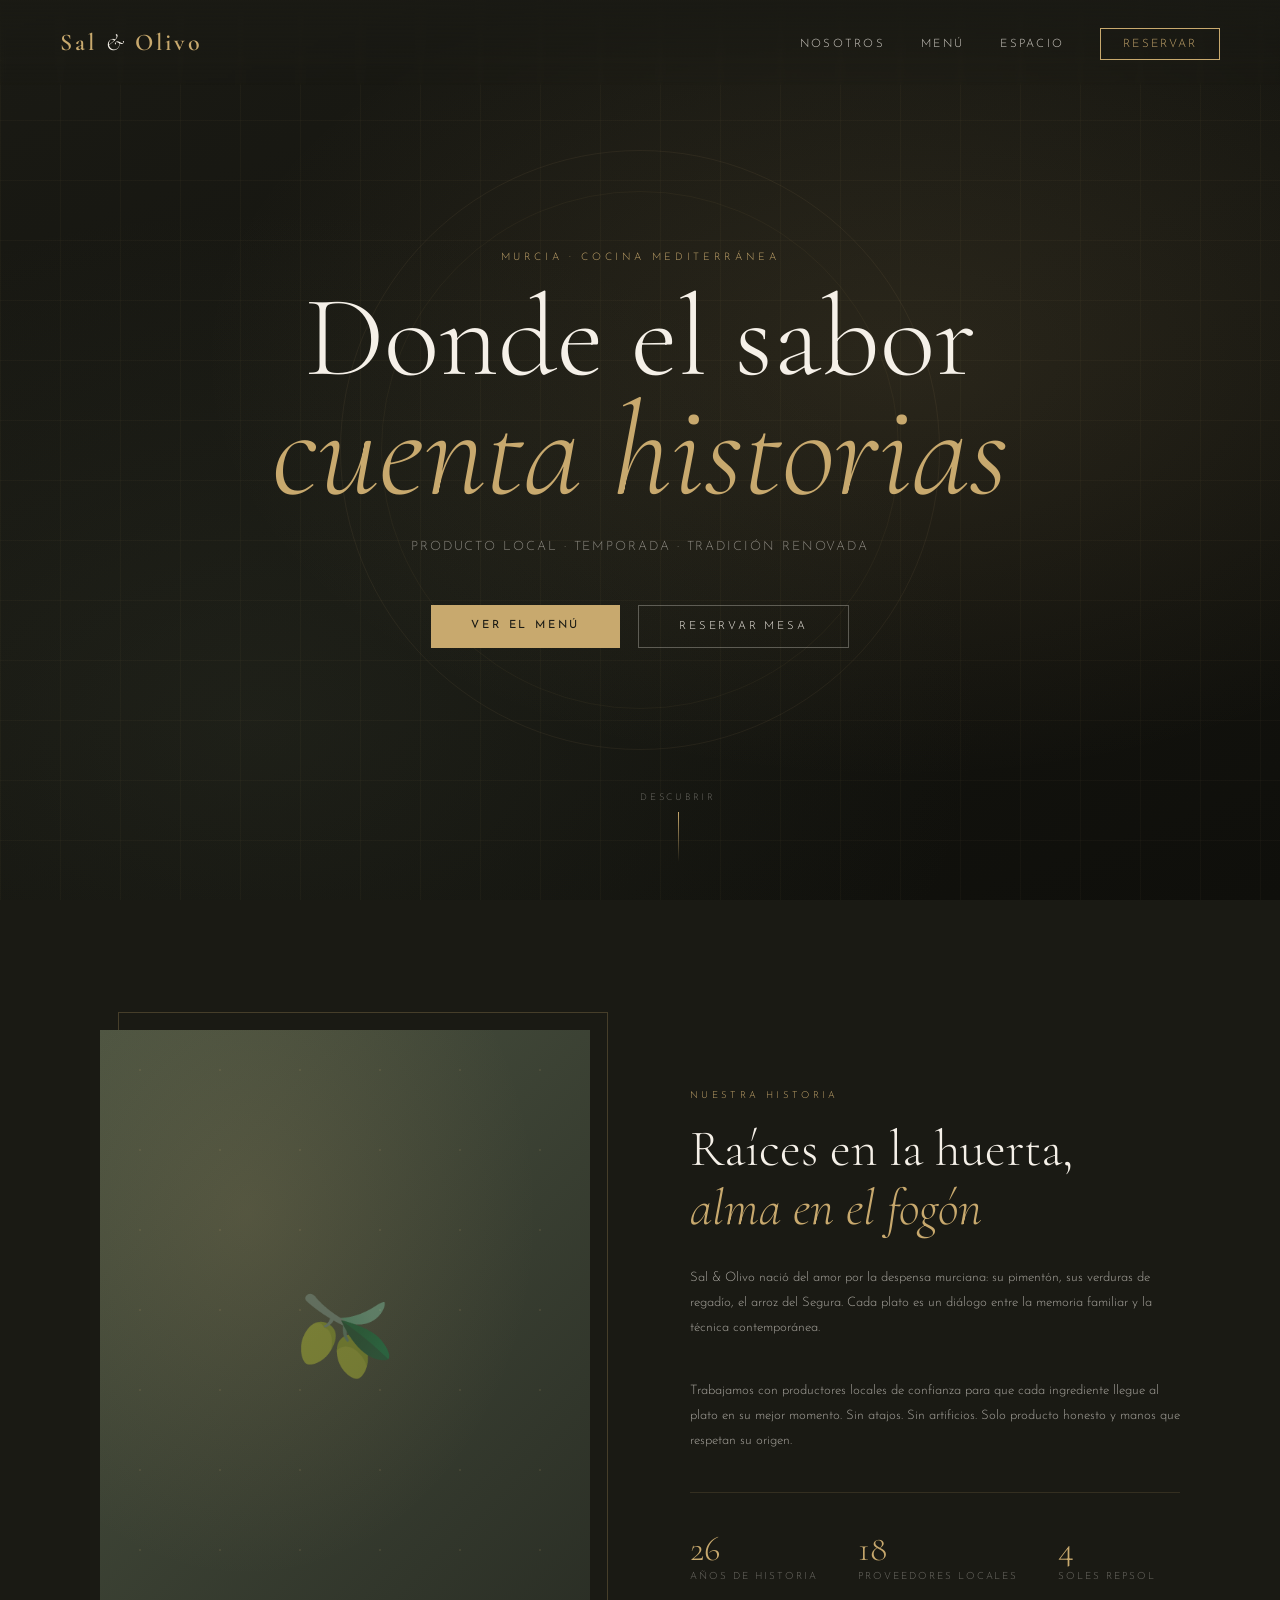
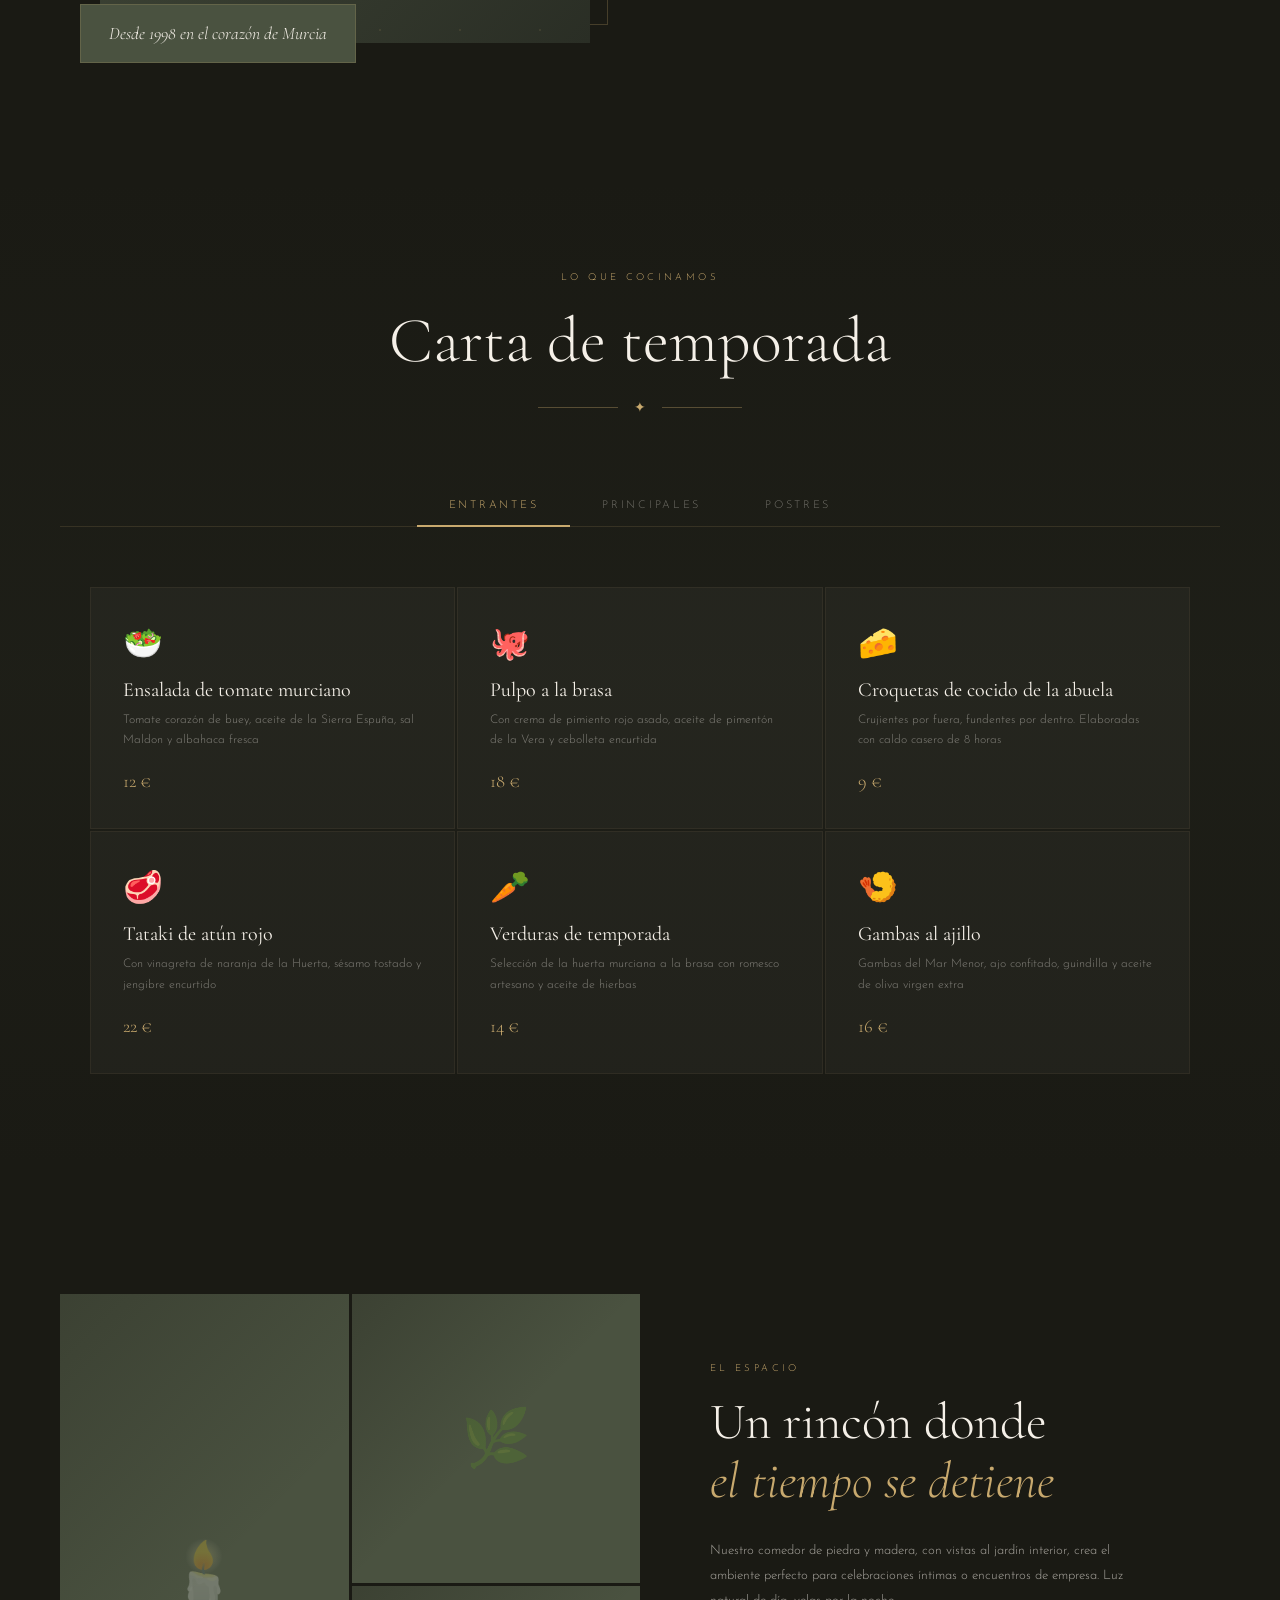
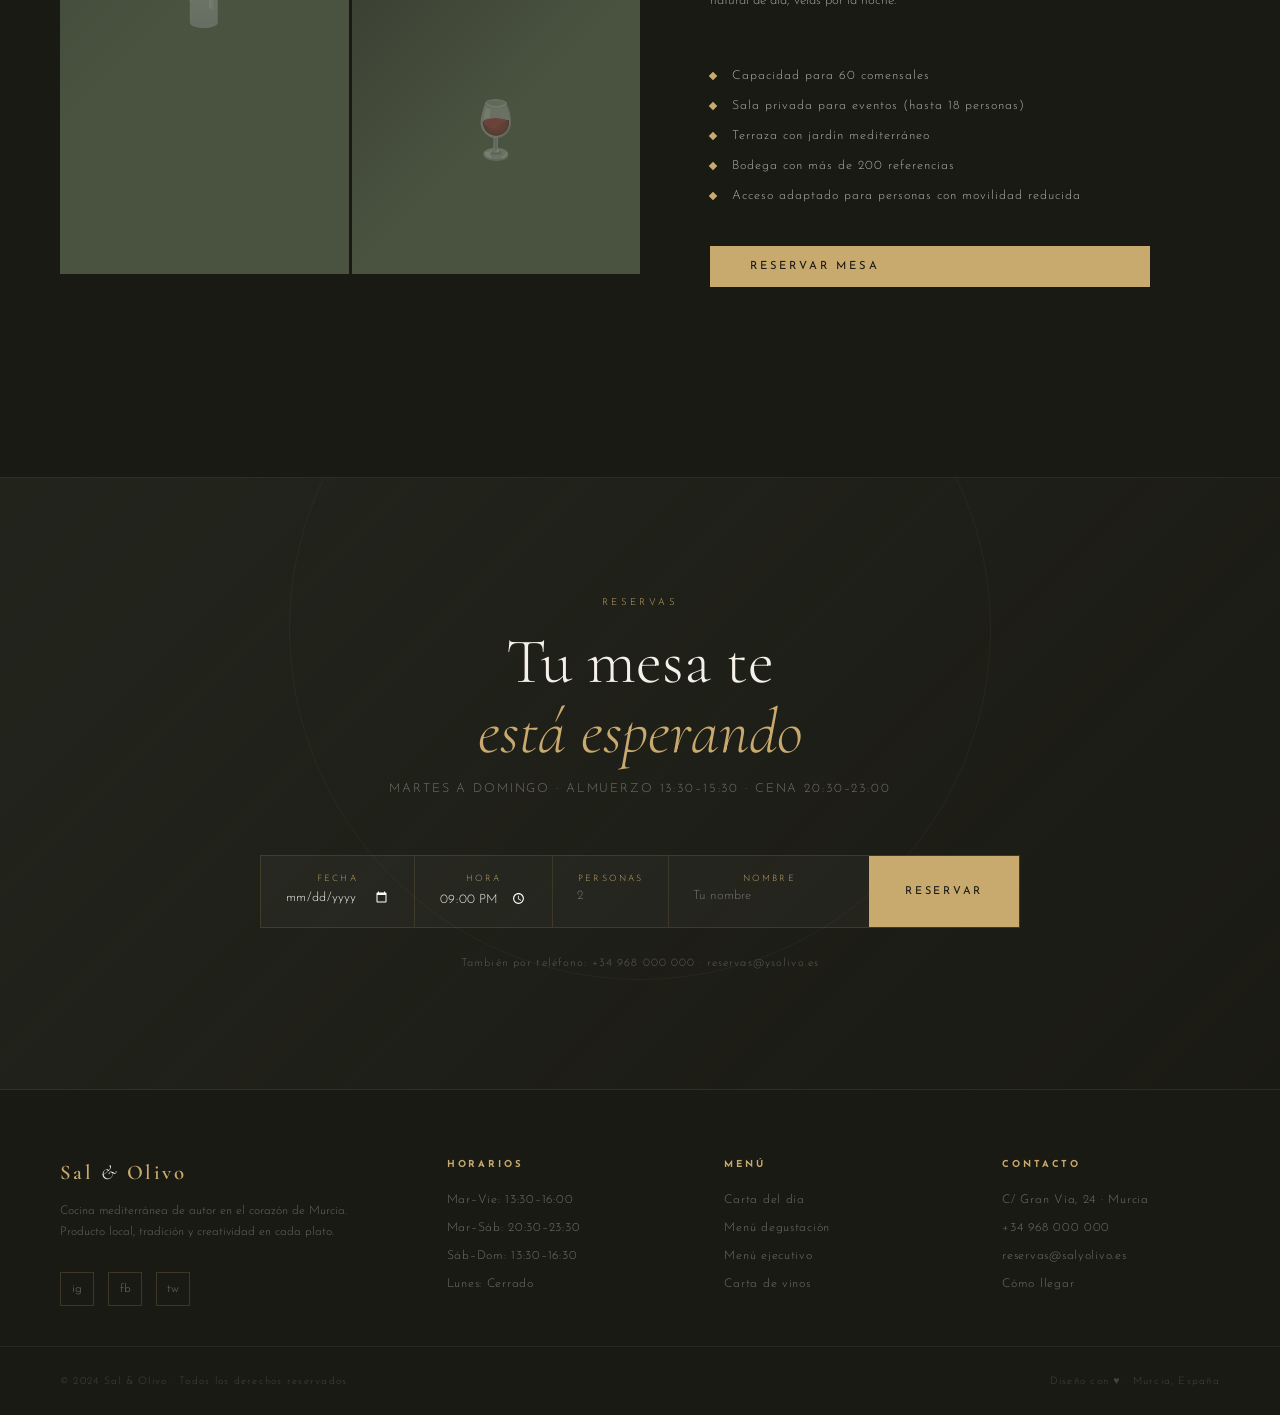
<file: index.html>
<!DOCTYPE html>
<html lang="es">
<head>
<meta charset="UTF-8">
<meta name="viewport" content="width=device-width, initial-scale=1.0">
<title>Sal & Olivo — Restaurante</title>
<link href="https://fonts.googleapis.com/css2?family=Cormorant+Garamond:ital,wght@0,300;0,400;0,600;1,300;1,400&family=Josefin+Sans:wght@200;300;400&display=swap" rel="stylesheet">
<link rel="stylesheet" href="style.css">
<script src="script.js" async></script>
<style>
  
</style>
</head>
<body>

<!-- NAV -->
<nav id="nav">
  <a href="#" class="logo">Sal <span>&</span> Olivo</a>
  <ul class="nav-links">
    <li><a href="#nosotros">Nosotros</a></li>
    <li><a href="#menu">Menú</a></li>
    <li><a href="#espacio">Espacio</a></li>
    <li><a href="#reserva" class="nav-cta">Reservar</a></li>
  </ul>
</nav>

<!-- HERO -->
<section class="hero">
  <div class="hero-bg"></div>
  <div class="hero-ornament"></div>
  <div class="hero-content">
    <span class="hero-eyebrow">Murcia · Cocina Mediterránea</span>
    <h1 class="hero-title">
      Donde el sabor<br>
      <em>cuenta historias</em>
    </h1>
    <p class="hero-sub">Producto local · Temporada · Tradición renovada</p>
    <div class="hero-actions">
      <a href="#menu" class="btn-primary">Ver el menú</a>
      <a href="#reserva" class="btn-ghost">Reservar mesa</a>
    </div>
  </div>
  <div class="hero-scroll">
    <span>Descubrir</span>
    <div class="scroll-line"></div>
  </div>
</section>

<!-- INTRO -->
<section class="intro" id="nosotros">
  <div class="intro-visual">
    <div class="intro-img-frame">
      <div class="img-placeholder-text">
        <span class="food-icon">🫒</span>
      </div>
    </div>
    <div class="intro-img-border"></div>
    <div class="intro-tag">Desde 1998 en el corazón de Murcia</div>
  </div>
  <div class="intro-copy">
    <span class="section-label">Nuestra historia</span>
    <h2 class="intro-title">
      Raíces en la huerta,<br>
      <em>alma en el fogón</em>
    </h2>
    <p class="intro-text">
      Sal &amp; Olivo nació del amor por la despensa murciana: su pimentón, sus verduras de regadío, el arroz del Segura. Cada plato es un diálogo entre la memoria familiar y la técnica contemporánea.
    </p>
    <p class="intro-text">
      Trabajamos con productores locales de confianza para que cada ingrediente llegue al plato en su mejor momento. Sin atajos. Sin artificios. Solo producto honesto y manos que respetan su origen.
    </p>
    <div class="stat-row">
      <div class="stat-item">
        <span class="stat-num">26</span>
        <span class="stat-label">Años de historia</span>
      </div>
      <div class="stat-item">
        <span class="stat-num">18</span>
        <span class="stat-label">Proveedores locales</span>
      </div>
      <div class="stat-item">
        <span class="stat-num">4</span>
        <span class="stat-label">Soles Repsol</span>
      </div>
    </div>
  </div>
</section>

<!-- MENU -->
<section class="menu-section" id="menu">
  <div class="section-header">
    <span class="section-label">Lo que cocinamos</span>
    <h2 class="section-title">Carta de temporada</h2>
    <div class="section-divider">
      <div class="divider-line"></div>
      <span class="divider-icon">✦</span>
      <div class="divider-line"></div>
    </div>
  </div>

  <div class="menu-tabs" id="menuTabs">
    <button class="menu-tab active" data-tab="entrantes">Entrantes</button>
    <button class="menu-tab" data-tab="principales">Principales</button>
    <button class="menu-tab" data-tab="postres">Postres</button>
  </div>

  <div class="menu-grid" id="menuGrid">
    <!-- se llena con JS -->
  </div>
</section>

<!-- AMBIANCE -->
<section class="ambiance" id="espacio">
  <div class="ambiance-gallery">
    <div class="gallery-item">🕯️</div>
    <div class="gallery-item">🌿</div>
    <div class="gallery-item">🍷</div>
  </div>
  <div class="ambiance-content">
    <span class="section-label">El espacio</span>
    <h2 class="intro-title">
      Un rincón donde<br>
      <em>el tiempo se detiene</em>
    </h2>
    <p class="intro-text">
      Nuestro comedor de piedra y madera, con vistas al jardín interior, crea el ambiente perfecto para celebraciones íntimas o encuentros de empresa. Luz natural de día, velas por la noche.
    </p>
    <ul class="features-list">
      <li><span class="feature-dot"></span>Capacidad para 60 comensales</li>
      <li><span class="feature-dot"></span>Sala privada para eventos (hasta 18 personas)</li>
      <li><span class="feature-dot"></span>Terraza con jardín mediterráneo</li>
      <li><span class="feature-dot"></span>Bodega con más de 200 referencias</li>
      <li><span class="feature-dot"></span>Acceso adaptado para personas con movilidad reducida</li>
    </ul>
    <a href="#reserva" class="btn-primary">Reservar mesa</a>
  </div>
</section>

<!-- RESERVATION -->
<section class="reservation" id="reserva">
  <span class="section-label">Reservas</span>
  <h2 class="reservation-title">
    Tu mesa te<br><em>está esperando</em>
  </h2>
  <p class="reservation-sub">Martes a domingo · Almuerzo 13:30–15:30 · Cena 20:30–23:00</p>

  <div class="reservation-form">
    <div class="form-field">
      <label class="form-label">Fecha</label>
      <input class="form-input" type="date">
    </div>
    <div class="form-field">
      <label class="form-label">Hora</label>
      <input class="form-input" type="time" value="21:00">
    </div>
    <div class="form-field">
      <label class="form-label">Personas</label>
      <input class="form-input" type="number" min="1" max="20" placeholder="2">
    </div>
    <div class="form-field">
      <label class="form-label">Nombre</label>
      <input class="form-input" type="text" placeholder="Tu nombre">
    </div>
    <button class="form-submit">Reservar</button>
  </div>
  <p class="reservation-note">También por teléfono: +34 968 000 000 · reservas@ysolivo.es</p>
</section>

<!-- FOOTER -->
<footer>
  <div class="footer-brand">
    <a href="#" class="logo">Sal <span>&</span> Olivo</a>
    <p class="footer-desc">Cocina mediterránea de autor en el corazón de Murcia. Producto local, tradición y creatividad en cada plato.</p>
    <div class="social-links">
      <a href="#" class="social-link">ig</a>
      <a href="#" class="social-link">fb</a>
      <a href="#" class="social-link">tw</a>
    </div>
  </div>
  <div class="footer-col">
    <h4>Horarios</h4>
    <ul>
      <li><a href="#">Mar–Vie: 13:30–16:00</a></li>
      <li><a href="#">Mar–Sáb: 20:30–23:30</a></li>
      <li><a href="#">Sáb–Dom: 13:30–16:30</a></li>
      <li><a href="#">Lunes: Cerrado</a></li>
    </ul>
  </div>
  <div class="footer-col">
    <h4>Menú</h4>
    <ul>
      <li><a href="#">Carta del día</a></li>
      <li><a href="#">Menú degustación</a></li>
      <li><a href="#">Menú ejecutivo</a></li>
      <li><a href="#">Carta de vinos</a></li>
    </ul>
  </div>
  <div class="footer-col">
    <h4>Contacto</h4>
    <ul>
      <li><a href="#">C/ Gran Vía, 24 · Murcia</a></li>
      <li><a href="#">+34 968 000 000</a></li>
      <li><a href="#">reservas@salyolivo.es</a></li>
      <li><a href="#">Cómo llegar</a></li>
    </ul>
  </div>
</footer>

<div class="footer-bottom">
  <p>© 2024 Sal &amp; Olivo · Todos los derechos reservados</p>
  <p>Diseño con ♥ · Murcia, España</p>
</div>


</body>
</html>
</file>
<file: style.css>
:root {
    --crema: #f5f0e8;
    --arena: #e8ddc8;
    --ocre: #c8a96e;
    --terracota: #a0522d;
    --oliva: #4a5240;
    --carbon: #1a1a14;
    --blanco: #faf8f3;
  }

  * { margin: 0; padding: 0; box-sizing: border-box; }

  html { scroll-behavior: smooth; }

  body {
    background: var(--carbon);
    color: var(--crema);
    font-family: 'Josefin Sans', sans-serif;
    font-weight: 300;
    overflow-x: hidden;
  }

  /* ─── NAV ─── */
  nav {
    position: fixed; top: 0; left: 0; right: 0; z-index: 100;
    display: flex; justify-content: space-between; align-items: center;
    padding: 28px 60px;
    background: linear-gradient(to bottom, rgba(26,26,20,.9), transparent);
    backdrop-filter: blur(2px);
    transition: background .4s;
  }
  nav.scrolled { background: rgba(26,26,20,.97); }

  .logo {
    font-family: 'Cormorant Garamond', serif;
    font-size: 1.5rem;
    font-weight: 600;
    letter-spacing: .12em;
    color: var(--ocre);
    text-decoration: none;
  }
  .logo span { font-style: italic; font-weight: 300; color: var(--crema); }

  .nav-links { display: flex; gap: 36px; list-style: none; }
  .nav-links a {
    text-decoration: none; color: var(--crema); font-size: .72rem;
    letter-spacing: .2em; text-transform: uppercase;
    transition: color .3s; opacity: .85;
  }
  .nav-links a:hover { color: var(--ocre); opacity: 1; }

  .nav-cta {
    background: transparent; border: 1px solid var(--ocre);
    color: var(--ocre) !important; padding: 9px 22px;
    letter-spacing: .18em !important; opacity: 1 !important;
    transition: all .3s !important;
  }
  .nav-cta:hover { background: var(--ocre) !important; color: var(--carbon) !important; }

  /* ─── HERO ─── */
  .hero {
    position: relative; height: 100vh; min-height: 680px;
    display: flex; align-items: center; justify-content: center;
    overflow: hidden;
  }

  .hero-bg {
    position: absolute; inset: 0;
    background: 
      radial-gradient(ellipse at 70% 40%, rgba(200,169,110,.12) 0%, transparent 55%),
      radial-gradient(ellipse at 20% 80%, rgba(74,82,64,.2) 0%, transparent 50%),
      linear-gradient(160deg, #1a1a14 0%, #0f0f0b 100%);
  }

  /* Decorative grid texture */
  .hero-bg::after {
    content: '';
    position: absolute; inset: 0;
    background-image: 
      linear-gradient(rgba(200,169,110,.04) 1px, transparent 1px),
      linear-gradient(90deg, rgba(200,169,110,.04) 1px, transparent 1px);
    background-size: 60px 60px;
  }

  .hero-ornament {
    position: absolute; width: 600px; height: 600px;
    border: 1px solid rgba(200,169,110,.08);
    border-radius: 50%;
    top: 50%; left: 50%; transform: translate(-50%, -50%);
    animation: breathe 8s ease-in-out infinite;
  }
  .hero-ornament::before {
    content: ''; position: absolute; inset: 40px;
    border: 1px solid rgba(200,169,110,.06); border-radius: 50%;
  }

  @keyframes breathe {
    0%, 100% { transform: translate(-50%, -50%) scale(1); opacity: .6; }
    50% { transform: translate(-50%, -50%) scale(1.04); opacity: 1; }
  }

  .hero-content {
    position: relative; text-align: center;
    animation: fadeUp .9s ease both;
  }

  @keyframes fadeUp {
    from { opacity: 0; transform: translateY(30px); }
    to   { opacity: 1; transform: translateY(0); }
  }

  .hero-eyebrow {
    font-size: .65rem; letter-spacing: .35em; text-transform: uppercase;
    color: var(--ocre); margin-bottom: 22px; display: block;
    animation: fadeUp .9s .1s ease both;
  }

  .hero-title {
    font-family: 'Cormorant Garamond', serif;
    font-size: clamp(3.8rem, 9vw, 7.5rem);
    font-weight: 300; line-height: .92;
    color: var(--crema); margin-bottom: 28px;
    animation: fadeUp .9s .2s ease both;
  }
  .hero-title em {
    font-style: italic; color: var(--ocre);
    display: block; font-size: 1.15em;
  }

  .hero-sub {
    font-size: .8rem; letter-spacing: .15em; text-transform: uppercase;
    color: rgba(245,240,232,.5); margin-bottom: 52px;
    animation: fadeUp .9s .3s ease both;
  }

  .hero-actions {
    display: flex; gap: 18px; justify-content: center;
    animation: fadeUp .9s .4s ease both;
  }

  .btn-primary {
    background: var(--ocre); color: var(--carbon);
    padding: 15px 40px; font-family: 'Josefin Sans', sans-serif;
    font-size: .7rem; letter-spacing: .25em; text-transform: uppercase;
    text-decoration: none; font-weight: 400;
    transition: all .3s; display: inline-block;
  }
  .btn-primary:hover { background: var(--crema); transform: translateY(-2px); }

  .btn-ghost {
    border: 1px solid rgba(245,240,232,.3); color: var(--crema);
    padding: 15px 40px; font-family: 'Josefin Sans', sans-serif;
    font-size: .7rem; letter-spacing: .25em; text-transform: uppercase;
    text-decoration: none; font-weight: 300;
    transition: all .3s; display: inline-block;
  }
  .btn-ghost:hover { border-color: var(--ocre); color: var(--ocre); }

  .hero-scroll {
    position: absolute; bottom: 38px; left: 50%; transform: translateX(-50%);
    display: flex; flex-direction: column; align-items: center; gap: 10px;
    animation: fadeUp .9s .6s ease both;
  }
  .hero-scroll span {
    font-size: .58rem; letter-spacing: .3em; text-transform: uppercase;
    color: rgba(245,240,232,.4);
  }
  .scroll-line {
    width: 1px; height: 50px; background: linear-gradient(to bottom, var(--ocre), transparent);
    animation: scrollLine 2s ease-in-out infinite;
  }
  @keyframes scrollLine {
    0% { transform: scaleY(0); transform-origin: top; }
    50% { transform: scaleY(1); transform-origin: top; }
    51% { transform-origin: bottom; }
    100% { transform: scaleY(0); transform-origin: bottom; }
  }

  /* ─── INTRO ─── */
  .intro {
    padding: 130px 60px;
    display: grid; grid-template-columns: 1fr 1fr;
    gap: 100px; align-items: center;
    max-width: 1200px; margin: 0 auto;
  }

  .intro-visual {
    position: relative;
  }

  .intro-img-frame {
    width: 100%; aspect-ratio: 4/5;
    background: linear-gradient(135deg, var(--oliva) 0%, #2a2e25 100%);
    position: relative; overflow: hidden;
  }

  .intro-img-frame::before {
    content: '';
    position: absolute; inset: 0;
    background: 
      radial-gradient(ellipse at 30% 30%, rgba(200,169,110,.15) 0%, transparent 60%),
      url("data:image/svg+xml,%3Csvg xmlns='http://www.w3.org/2000/svg' width='80' height='80'%3E%3Ccircle cx='40' cy='40' r='1' fill='rgba(200,169,110,0.15)'/%3E%3C/svg%3E");
  }

  .img-placeholder-text {
    position: absolute; inset: 0; display: flex; flex-direction: column;
    align-items: center; justify-content: center; gap: 16px;
    opacity: .4;
  }

  .food-icon {
    font-size: 5rem; display: block;
  }

  .intro-img-border {
    position: absolute; top: -18px; right: -18px; bottom: 18px; left: 18px;
    border: 1px solid rgba(200,169,110,.25);
    pointer-events: none; z-index: -1;
  }

  .intro-tag {
    position: absolute; bottom: -20px; left: -20px;
    background: var(--oliva); padding: 18px 28px;
    font-family: 'Cormorant Garamond', serif;
    font-size: 1.1rem; font-style: italic;
    color: var(--crema); border: 1px solid rgba(200,169,110,.2);
  }

  .section-label {
    font-size: .6rem; letter-spacing: .35em; text-transform: uppercase;
    color: var(--ocre); margin-bottom: 20px; display: block;
  }

  .intro-title {
    font-family: 'Cormorant Garamond', serif;
    font-size: clamp(2.2rem, 4vw, 3.2rem);
    font-weight: 300; line-height: 1.15;
    margin-bottom: 28px;
  }
  .intro-title em { font-style: italic; color: var(--ocre); }

  .intro-text {
    font-size: .82rem; line-height: 1.9;
    color: rgba(245,240,232,.65); margin-bottom: 38px;
  }

  .stat-row {
    display: flex; gap: 40px; padding-top: 38px;
    border-top: 1px solid rgba(200,169,110,.15);
  }
  .stat-item { display: flex; flex-direction: column; gap: 6px; }
  .stat-num {
    font-family: 'Cormorant Garamond', serif;
    font-size: 2.2rem; font-weight: 300; color: var(--ocre);
    line-height: 1;
  }
  .stat-label {
    font-size: .62rem; letter-spacing: .2em; text-transform: uppercase;
    color: rgba(245,240,232,.4);
  }

  /* ─── MENU SECTION ─── */
  .menu-section {
    padding: 100px 60px;
    background: linear-gradient(180deg, transparent, rgba(74,82,64,.08), transparent);
  }

  .section-header {
    text-align: center; margin-bottom: 70px;
  }
  .section-title {
    font-family: 'Cormorant Garamond', serif;
    font-size: clamp(2.4rem, 5vw, 4rem); font-weight: 300;
    margin-bottom: 14px;
  }
  .section-divider {
    display: flex; align-items: center; justify-content: center; gap: 16px;
    margin-top: 20px;
  }
  .divider-line { width: 80px; height: 1px; background: rgba(200,169,110,.35); }
  .divider-icon { color: var(--ocre); font-size: .9rem; }

  .menu-tabs {
    display: flex; justify-content: center; gap: 0; margin-bottom: 60px;
    border-bottom: 1px solid rgba(200,169,110,.15);
  }
  .menu-tab {
    padding: 14px 32px; font-size: .68rem; letter-spacing: .25em;
    text-transform: uppercase; cursor: pointer; color: rgba(245,240,232,.4);
    border-bottom: 2px solid transparent; margin-bottom: -1px;
    transition: all .3s; background: none; border-left: none;
    border-right: none; border-top: none; font-family: 'Josefin Sans', sans-serif;
    font-weight: 300;
  }
  .menu-tab.active, .menu-tab:hover {
    color: var(--ocre); border-bottom-color: var(--ocre);
  }

  .menu-grid {
    display: grid; grid-template-columns: repeat(3, 1fr);
    gap: 2px; max-width: 1100px; margin: 0 auto;
  }

  .menu-card {
    background: rgba(245,240,232,.03);
    padding: 36px 32px; border: 1px solid rgba(200,169,110,.08);
    transition: all .3s; position: relative; overflow: hidden;
  }
  .menu-card::before {
    content: ''; position: absolute; inset: 0;
    background: linear-gradient(135deg, rgba(200,169,110,.06) 0%, transparent 60%);
    opacity: 0; transition: opacity .3s;
  }
  .menu-card:hover { border-color: rgba(200,169,110,.25); }
  .menu-card:hover::before { opacity: 1; }

  .dish-emoji { font-size: 2rem; margin-bottom: 16px; display: block; }
  .dish-name {
    font-family: 'Cormorant Garamond', serif;
    font-size: 1.25rem; font-weight: 400; margin-bottom: 8px;
  }
  .dish-desc {
    font-size: .75rem; line-height: 1.7;
    color: rgba(245,240,232,.45); margin-bottom: 20px;
  }
  .dish-price {
    font-family: 'Cormorant Garamond', serif;
    font-size: 1.15rem; font-weight: 300; color: var(--ocre);
  }

  /* ─── AMBIANCE ─── */
  .ambiance {
    padding: 120px 60px;
    display: grid; grid-template-columns: 1fr 1fr;
    gap: 0; max-width: 1300px; margin: 0 auto;
    align-items: stretch;
  }

  .ambiance-gallery {
    display: grid; grid-template-columns: 1fr 1fr;
    grid-template-rows: 1fr 1fr; gap: 3px; height: 580px;
  }

  .gallery-item {
    background: var(--oliva);
    display: flex; align-items: center; justify-content: center;
    font-size: 3.5rem; color: rgba(200,169,110,.25);
    overflow: hidden; position: relative;
  }
  .gallery-item:first-child { grid-row: 1 / 3; font-size: 5rem; }
  .gallery-item::after {
    content: ''; position: absolute; inset: 0;
    background: linear-gradient(135deg, rgba(26,26,20,.3) 0%, transparent 50%);
  }

  .ambiance-content {
    padding: 70px 70px; display: flex;
    flex-direction: column; justify-content: center;
  }

  .ambiance-content .intro-text { margin-bottom: 20px; }

  .features-list {
    list-style: none; margin: 36px 0 44px;
    display: flex; flex-direction: column; gap: 18px;
  }
  .features-list li {
    display: flex; align-items: center; gap: 16px;
    font-size: .78rem; letter-spacing: .08em;
    color: rgba(245,240,232,.7);
  }
  .feature-dot {
    width: 6px; height: 6px; background: var(--ocre);
    flex-shrink: 0; transform: rotate(45deg);
  }

  /* ─── RESERVATION ─── */
  .reservation {
    background: linear-gradient(135deg, rgba(74,82,64,.18) 0%, rgba(26,26,20,1) 100%);
    padding: 120px 60px; text-align: center;
    border-top: 1px solid rgba(200,169,110,.1);
    border-bottom: 1px solid rgba(200,169,110,.1);
    position: relative; overflow: hidden;
  }

  .reservation::before {
    content: '';
    position: absolute; top: -200px; left: 50%; transform: translateX(-50%);
    width: 700px; height: 700px;
    border: 1px solid rgba(200,169,110,.06); border-radius: 50%;
  }

  .reservation-title {
    font-family: 'Cormorant Garamond', serif;
    font-size: clamp(2.5rem, 5vw, 4.5rem); font-weight: 300;
    margin-bottom: 16px; line-height: 1.1;
  }
  .reservation-title em { font-style: italic; color: var(--ocre); }

  .reservation-sub {
    font-size: .78rem; letter-spacing: .15em; text-transform: uppercase;
    color: rgba(245,240,232,.4); margin-bottom: 60px;
  }

  .reservation-form {
    display: flex; gap: 0; max-width: 760px; margin: 0 auto 30px;
    border: 1px solid rgba(200,169,110,.2);
  }

  .form-field {
    flex: 1; display: flex; flex-direction: column;
    border-right: 1px solid rgba(200,169,110,.15);
    padding: 18px 24px; background: rgba(245,240,232,.03);
    position: relative;
  }
  .form-field:last-of-type { border-right: none; }

  .form-label {
    font-size: .55rem; letter-spacing: .25em; text-transform: uppercase;
    color: var(--ocre); margin-bottom: 6px;
  }

  .form-input {
    background: none; border: none; outline: none;
    font-family: 'Josefin Sans', sans-serif; font-size: .8rem;
    color: var(--crema); font-weight: 300;
    color-scheme: dark;
  }

  .form-submit {
    background: var(--ocre); border: none; color: var(--carbon);
    padding: 0 36px; font-family: 'Josefin Sans', sans-serif;
    font-size: .68rem; letter-spacing: .25em; text-transform: uppercase;
    cursor: pointer; font-weight: 400; transition: background .3s;
    white-space: nowrap;
  }
  .form-submit:hover { background: var(--crema); }

  .reservation-note {
    font-size: .7rem; color: rgba(245,240,232,.3); letter-spacing: .1em;
  }

  /* ─── FOOTER ─── */
  footer {
    padding: 70px 60px 40px;
    display: grid; grid-template-columns: 1.5fr 1fr 1fr 1fr;
    gap: 60px; max-width: 1300px; margin: 0 auto;
  }

  .footer-brand .logo { font-size: 1.3rem; display: block; margin-bottom: 16px; }

  .footer-desc {
    font-size: .75rem; line-height: 1.8;
    color: rgba(245,240,232,.35); margin-bottom: 28px;
  }

  .social-links { display: flex; gap: 14px; }
  .social-link {
    width: 34px; height: 34px; border: 1px solid rgba(200,169,110,.2);
    display: flex; align-items: center; justify-content: center;
    font-size: .75rem; color: rgba(245,240,232,.4);
    text-decoration: none; transition: all .3s;
  }
  .social-link:hover { border-color: var(--ocre); color: var(--ocre); }

  .footer-col h4 {
    font-size: .6rem; letter-spacing: .3em; text-transform: uppercase;
    color: var(--ocre); margin-bottom: 22px;
  }

  .footer-col ul { list-style: none; display: flex; flex-direction: column; gap: 12px; }
  .footer-col ul a {
    text-decoration: none; font-size: .76rem;
    color: rgba(245,240,232,.4); letter-spacing: .06em;
    transition: color .3s;
  }
  .footer-col ul a:hover { color: var(--crema); }

  .footer-bottom {
    border-top: 1px solid rgba(200,169,110,.1);
    padding: 28px 60px;
    display: flex; justify-content: space-between; align-items: center;
  }
  .footer-bottom p { font-size: .65rem; color: rgba(245,240,232,.2); letter-spacing: .12em; }

  /* ─── Responsive ─── */
  @media (max-width: 900px) {
    nav { padding: 22px 28px; }
    .nav-links { display: none; }
    .intro, .ambiance { grid-template-columns: 1fr; gap: 60px; padding: 80px 28px; }
    .menu-grid { grid-template-columns: 1fr; }
    .menu-section { padding: 80px 28px; }
    .reservation { padding: 80px 28px; }
    .reservation-form { flex-direction: column; }
    .form-field { border-right: none; border-bottom: 1px solid rgba(200,169,110,.15); }
    .form-submit { padding: 20px; }
    footer { grid-template-columns: 1fr 1fr; padding: 60px 28px 30px; }
    .footer-bottom { padding: 24px 28px; flex-direction: column; gap: 10px; }
    .ambiance-gallery { height: 340px; }}
</file>
